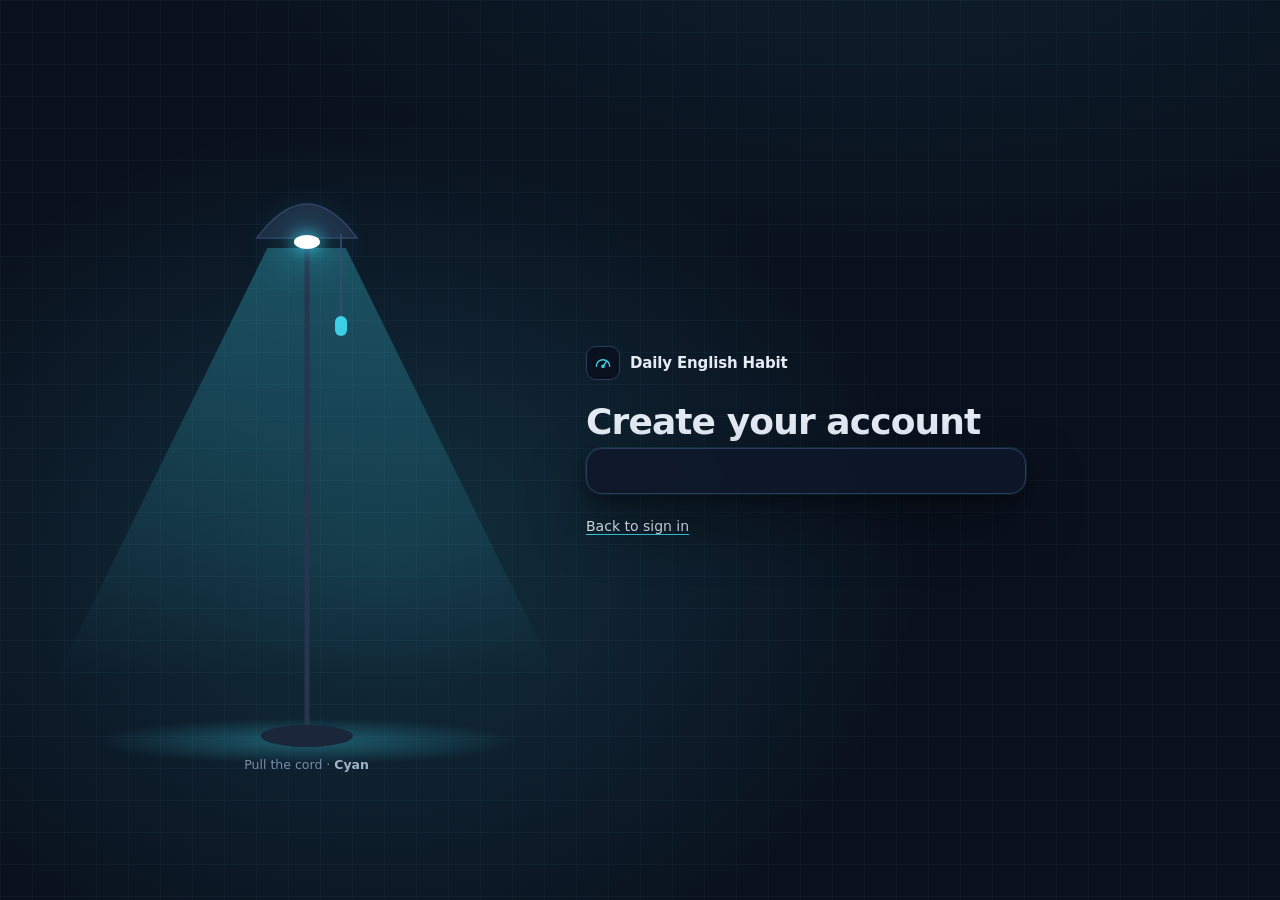
<file: static/account.html>
<!doctype html>
<html lang="en">
<head>
<meta charset="utf-8">
<meta name="viewport" content="width=device-width, initial-scale=1, viewport-fit=cover">
<meta name="referrer" content="no-referrer">
<title>Account</title>
<link rel="icon" href="data:image/svg+xml,%3Csvg xmlns='http://www.w3.org/2000/svg' viewBox='0 0 32 32'%3E%3Crect width='32' height='32' rx='8' fill='%230a111e'/%3E%3Cpath d='M7 20a9 9 0 0 1 18 0' fill='none' stroke='%233ccfe6' stroke-width='2.6' stroke-linecap='round'/%3E%3Cpath d='M16 20l4.5-6' stroke='%23f3b54a' stroke-width='2.6' stroke-linecap='round'/%3E%3Ccircle cx='16' cy='20' r='2' fill='%23e4ebf5'/%3E%3C/svg%3E">
<link rel="stylesheet" href="/static/theme.css">
</head>
<body class="auth deck-grid" data-lamp="cyan">
<div class="room">
  <div class="stage" id="stage"></div>
<main class="panel">
  <div class="brandline">
    <span class="mark"><svg class="ico" viewBox="0 0 24 24"><path d="M4 16a8 8 0 0 1 16 0"/><path d="M12 16l4-5.5"/><circle cx="12" cy="16" r="1.4"/></svg></span>
    <b>Daily English Habit</b>
  </div>
  <h1 id="titulo">Create your account</h1>
  <p class="lede" id="subtitulo"></p>

  <div class="sheet">
    <!-- 1. Sign-up: only the email. The password is chosen after confirming it. -->
    <form id="fSignup" hidden>
      <div class="campo">
        <label for="sEmail">Email</label>
        <input id="sEmail" type="email" autocomplete="email" required maxlength="254"
               autocapitalize="none" spellcheck="false">
        <div class="ayuda">We'll send you a link to confirm it. Then you choose your username and password.</div>
      </div>
      <button class="principal" type="submit">Send me the link</button>
    </form>

    <!-- 2. From the email link: choose username, name and password. -->
    <form id="fCreate" hidden>
      <div class="campo">
        <label>Email</label>
        <div id="cEmail" class="valor"></div>
      </div>
      <div class="campo">
        <label for="cUser">Username</label>
        <input id="cUser" autocomplete="username" required minlength="3" maxlength="32"
               autocapitalize="none" spellcheck="false" pattern="[A-Za-z0-9._\-]+">
        <div class="ayuda">Letters, numbers, dot, dash and underscore. You'll use it to sign in.</div>
      </div>
      <div class="campo">
        <label for="cName">Your name <span style="font-weight:400">(optional)</span></label>
        <input id="cName" autocomplete="name" maxlength="60">
      </div>
      <div class="campo">
        <label for="cPass">Password</label>
        <input id="cPass" type="password" autocomplete="new-password" required minlength="10" maxlength="256">
        <div class="ayuda">At least 10 characters.</div>
      </div>
      <button class="principal" type="submit">Create my account</button>
    </form>

    <!-- 3. Forgot password: only the email. -->
    <form id="fForgot" hidden>
      <div class="campo">
        <label for="oEmail">Email</label>
        <input id="oEmail" type="email" autocomplete="email" required maxlength="254"
               autocapitalize="none" spellcheck="false">
        <div class="ayuda">If it has an account, we'll email you a link to set a new password.</div>
      </div>
      <button class="principal" type="submit">Send me the link</button>
    </form>

    <!-- 4. From the email link: new password. -->
    <form id="fReset" hidden>
      <div class="campo">
        <label>Account</label>
        <div id="rEmail" class="valor"></div>
        <div class="ayuda" id="rUser"></div>
      </div>
      <!-- para que el gestor de contraseñas guarde la nueva con su usuario -->
      <input id="rUserField" type="text" autocomplete="username" hidden readonly>
      <div class="campo">
        <label for="rPass">New password</label>
        <input id="rPass" type="password" autocomplete="new-password" required minlength="10" maxlength="256">
        <div class="ayuda">At least 10 characters. Your other sessions will be closed.</div>
      </div>
      <button class="principal" type="submit">Save new password</button>
    </form>

    <div class="aviso" id="aviso" role="status" aria-live="polite"></div>
  </div>

  <p class="pie"><a href="/entrar">Back to sign in</a></p>
</main>
</div>
<script src="/static/lamp.js"></script>

<script>
const $ = s => document.querySelector(s);
const aviso = $("#aviso");
function decir(texto, tipo){ aviso.textContent = texto; aviso.className = "aviso " + tipo; }

// The token travels in the URL fragment (#t=...), which is never sent to the
// server. Read it once and wipe it from the address bar and the history.
const token = new URLSearchParams(location.hash.slice(1)).get("t") || "";
if (location.hash) history.replaceState(null, "", location.pathname);

async function post(url, cuerpo, boton){
  if (boton) boton.disabled = true;
  try{
    const r = await fetch(url, {method:"POST", headers:{"Content-Type":"application/json"},
                                body: JSON.stringify(cuerpo), credentials:"same-origin"});
    const d = await r.json().catch(() => ({}));
    if (!r.ok) throw new Error(typeof d.detail === "string" ? d.detail : "Something went wrong. Please try again.");
    return d;
  } catch(e){
    if (e instanceof TypeError) throw new Error("Can't reach the server. Check your connection and try again.");
    throw e;
  } finally { if (boton) boton.disabled = false; }
}

function mostrar(id, titulo, sub){
  $("#" + id).hidden = false;
  $("#titulo").textContent = titulo;
  $("#subtitulo").textContent = sub || "";
  document.title = titulo;
}

function caducado(texto, proposito){
  $("#subtitulo").textContent = "";
  aviso.className = "aviso error";
  aviso.textContent = texto + " ";
  const a = document.createElement("a");
  a.href = proposito === "reset" ? "/forgot-password" : "/signup";
  a.textContent = "Request a new link";
  aviso.appendChild(a);
}

async function comprobarEnlace(proposito, destino, form){
  if (!token){ caducado("This link is incomplete. Open it again from your email, or", proposito); return false; }
  try{
    const d = await post("/api/auth/link", {token, purpose: proposito});
    if (!d.valid){ caducado("This link has expired or was already used.", proposito); return false; }
    $(destino).textContent = d.email;
    if (d.username){
      $("#rUser").textContent = "Username: " + d.username;
      $("#rUserField").value = d.username;
    }
    $(form).hidden = false;
    return true;
  }catch(e){ decir(e.message, "error"); return false; }
}

// Un enlace nuevo abierto en una pestaña que ya estaba aquí solo cambia el #t=:
// se recarga para leerlo.
window.addEventListener("hashchange", () => location.reload());

const ruta = location.pathname;
if (ruta === "/signup"){
  mostrar("fSignup", "Create your account", "Read, learn vocabulary and practice writing.");
  $("#fSignup").onsubmit = async e => {
    e.preventDefault();
    try{
      const d = await post("/api/auth/register", {email: $("#sEmail").value.trim()}, e.submitter);
      $("#fSignup").hidden = true;
      decir(d.message, "ok");
    }catch(err){ decir(err.message, "error"); }
  };
} else if (ruta === "/create-account"){
  mostrar("fCreate", "Choose your username", "Last step: your email is confirmed.");
  $("#fCreate").hidden = true;
  comprobarEnlace("signup", "#cEmail", "#fCreate");
  $("#fCreate").onsubmit = async e => {
    e.preventDefault();
    try{
      const d = await post("/api/auth/register/complete", {
        token, username: $("#cUser").value.trim(), nombre: $("#cName").value.trim(),
        password: $("#cPass").value}, e.submitter);
      location.href = d.necesita_key ? "/bienvenida" : "/";
    }catch(err){ decir(err.message, "error"); }
  };
} else if (ruta === "/forgot-password"){
  mostrar("fForgot", "Forgot your password?", "");
  $("#fForgot").onsubmit = async e => {
    e.preventDefault();
    try{
      const d = await post("/api/auth/password/forgot", {email: $("#oEmail").value.trim()}, e.submitter);
      $("#fForgot").hidden = true;
      decir(d.message, "ok");
    }catch(err){ decir(err.message, "error"); }
  };
} else if (ruta === "/reset-password"){
  mostrar("fReset", "Set a new password", "");
  $("#fReset").hidden = true;
  comprobarEnlace("reset", "#rEmail", "#fReset");
  $("#fReset").onsubmit = async e => {
    e.preventDefault();
    try{
      await post("/api/auth/password/reset", {token, password: $("#rPass").value}, e.submitter);
      location.href = "/";
    }catch(err){ decir(err.message, "error"); }
  };
}
</script>
</body>
</html>
</file>
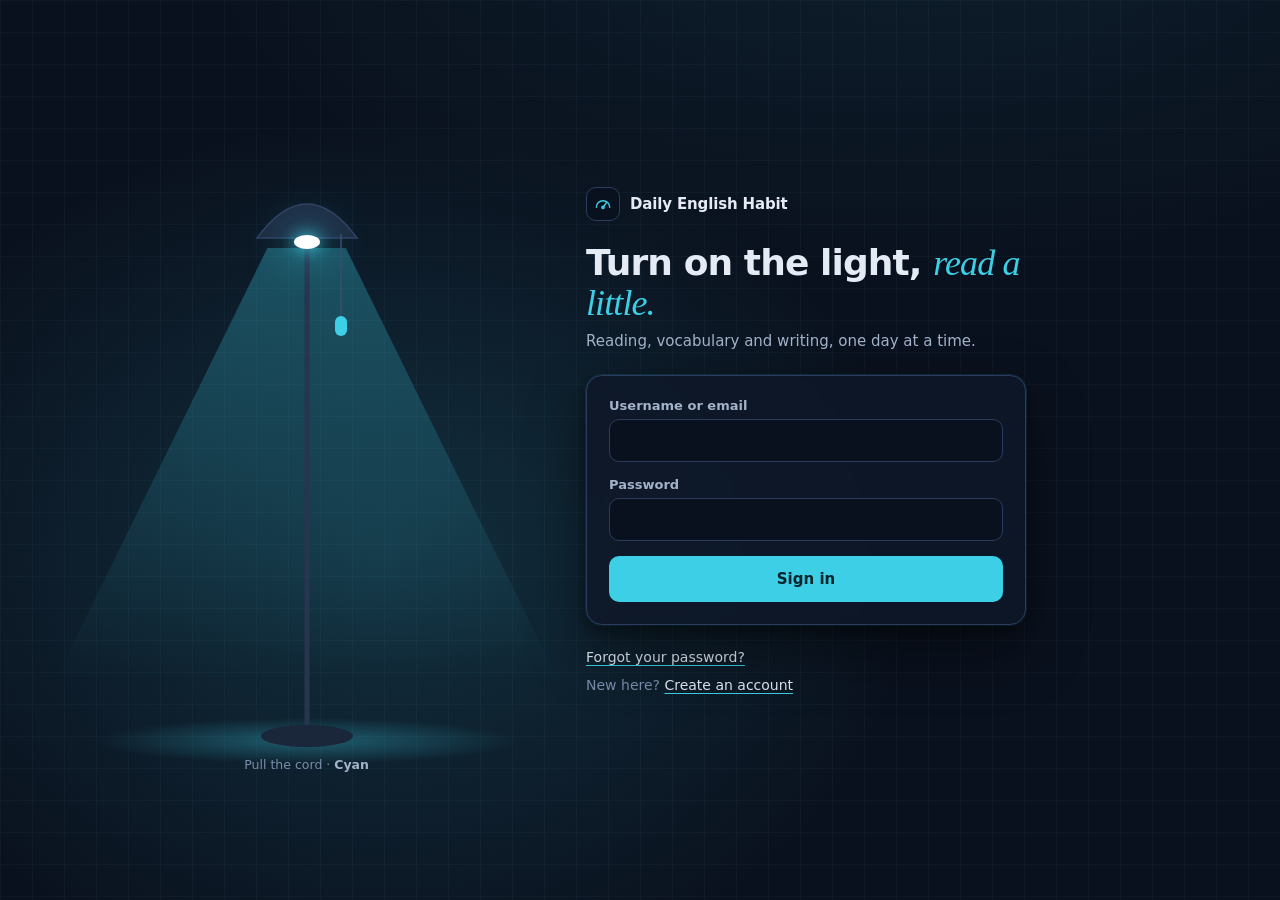
<file: static/login.html>
<!doctype html>
<html lang="en">
<head>
<meta charset="utf-8">
<meta name="viewport" content="width=device-width, initial-scale=1, viewport-fit=cover">
<title>Sign in · Daily English Habit</title>
<link rel="icon" href="data:image/svg+xml,%3Csvg xmlns='http://www.w3.org/2000/svg' viewBox='0 0 32 32'%3E%3Crect width='32' height='32' rx='8' fill='%230a111e'/%3E%3Cpath d='M7 20a9 9 0 0 1 18 0' fill='none' stroke='%233ccfe6' stroke-width='2.6' stroke-linecap='round'/%3E%3Cpath d='M16 20l4.5-6' stroke='%23f3b54a' stroke-width='2.6' stroke-linecap='round'/%3E%3Ccircle cx='16' cy='20' r='2' fill='%23e4ebf5'/%3E%3C/svg%3E">
<link rel="stylesheet" href="/static/theme.css">
</head>
<body class="auth deck-grid" data-lamp="cyan">
<div class="room">
  <div class="stage" id="stage"></div>

  <main class="panel">
    <div class="brandline">
      <span class="mark"><svg class="ico" viewBox="0 0 24 24"><path d="M4 16a8 8 0 0 1 16 0"/><path d="M12 16l4-5.5"/><circle cx="12" cy="16" r="1.4"/></svg></span>
      <b>Daily English Habit</b>
    </div>
    <h1>Turn on the light, <em>read a little.</em></h1>
    <p class="lede">Reading, vocabulary and writing, one day at a time.</p>

    <div class="sheet">
      <form id="formEntrar">
        <div class="campo">
          <label for="login">Username or email</label>
          <input id="login" name="login" autocomplete="username" required
                 autocapitalize="none" spellcheck="false">
        </div>
        <div class="campo">
          <label for="clave">Password</label>
          <input id="clave" type="password" autocomplete="current-password" required>
        </div>
        <button class="principal" type="submit">Sign in</button>
      </form>
      <div class="aviso" id="aviso" role="status" aria-live="polite"></div>
    </div>

    <p class="pie">
      <a href="/forgot-password">Forgot your password?</a><br>
      New here? <a href="/signup">Create an account</a>
    </p>
  </main>
</div>

<script src="/static/lamp.js"></script>
<script>
const $ = s => document.querySelector(s);
const aviso = $("#aviso");

function decir(texto, tipo){
  aviso.textContent = texto;
  aviso.className = "aviso " + tipo;
}

async function enviar(url, cuerpo, boton){
  boton.disabled = true;
  try{
    const r = await fetch(url, {
      method: "POST",
      headers: {"Content-Type": "application/json"},
      body: JSON.stringify(cuerpo),
    });
    const datos = await r.json().catch(() => ({}));
    if(!r.ok) throw new Error(typeof datos.detail === "string" ? datos.detail : "Something went wrong. Please try again.");
    return datos;
  } catch(e){
    if (e instanceof TypeError) throw new Error("Can't reach the server. Check your connection and try again.");
    throw e;
  } finally {
    boton.disabled = false;
  }
}

$("#formEntrar").onsubmit = async e => {
  e.preventDefault();
  try{
    const d = await enviar("/api/auth/login",
      {login: $("#login").value.trim(), password: $("#clave").value},
      e.submitter);
    // no Gemini key yet: explain how to get one before entering
    location.href = d.necesita_key ? "/bienvenida" : "/";
  }catch(err){ decir(err.message, "error"); }
};
</script>
</body>
</html>
</file>
<file: static/theme.css>
/* Daily English Habit — night mission-control theme.
   Shared by every page. Colors live only here, as tokens; pages use var(--…).
   Two reading surfaces: "night" (default) and "paper" (body.paper-mode), which
   only changes the book page, never the cockpit around it. */

:root{
  color-scheme: dark;
  /* ink-blue cockpit */
  --bg:#0a111e;           /* deck behind everything */
  --s1:#0f1829;           /* panels */
  --s2:#142036;           /* raised / hover */
  --s3:#1a2843;           /* pressed / selected */
  --line:#1f2d48;         /* hairlines */
  --line-2:#2b3c5e;       /* control borders */
  --ink:#e4ebf5;          /* primary text  (15:1 on --bg) */
  --ink-2:#a3b3ca;        /* secondary     (8:1)  */
  --ink-3:#7a8ead;        /* tertiary      (5:1 on --s1) */
  /* signal colors */
  --cyan:#3ccfe6;         /* the one accent: active state, primary action */
  --cyan-ink:#7fe3f3;     /* cyan as text on dark */
  --cyan-deep:#05242c;    /* text on a cyan fill */
  --cyan-wash:rgba(60,207,230,.11);
  --cyan-line:rgba(60,207,230,.38);
  --amber:#f3b54a;        /* the streak: warm signal, only for the habit */
  --amber-ink:#ffcf7a;
  --amber-wash:rgba(243,181,74,.12);
  --ok:#4fd49a;  --ok-wash:rgba(79,212,154,.12);
  --bad:#ff7a72; --bad-wash:rgba(255,122,114,.12);
  --blue:#8fb2ff; --blue-wash:rgba(143,178,255,.13);
  /* reading page (night) */
  --page:#0d1626; --page-ink:#d5dfec; --page-line:#1d2a44;
  --page-hover:rgba(60,207,230,.09); --page-cur:rgba(60,207,230,.16); --page-cur-ink:#f2f8ff;
  --page-word:#ffe08a; --page-word-ink:#1c1606;
  /* type */
  --ui:-apple-system,BlinkMacSystemFont,"SF Pro Text","Segoe UI",system-ui,Roboto,sans-serif;
  --num:ui-monospace,"SF Mono",SFMono-Regular,Menlo,Consolas,monospace;
  --book:"Iowan Old Style","Palatino Linotype",Palatino,"Book Antiqua",Georgia,serif;
  /* shape and depth */
  --r-sm:8px; --r:12px; --r-lg:16px;
  --shadow:0 2px 6px rgba(0,0,0,.28),0 14px 34px rgba(0,0,0,.30);
  --shadow-pop:0 6px 16px rgba(0,0,0,.36),0 26px 60px rgba(0,0,0,.42);
  --ease:cubic-bezier(.16,1,.3,1);
}

/* paper mode: the book page becomes paper; the cockpit stays dark */
body.paper-mode{
  --page:#f1efe9; --page-ink:#2a2a2c; --page-line:#dedad0;
  --page-hover:rgba(10,17,30,.06); --page-cur:rgba(23,128,150,.16); --page-cur-ink:#0d1626;
  --page-word:#ffd76b; --page-word-ink:#1c1606;
}

*{box-sizing:border-box}
body{background:var(--bg);color:var(--ink);font-family:var(--ui);
  -webkit-font-smoothing:antialiased;font-variant-numeric:tabular-nums}
::selection{background:rgba(60,207,230,.32);color:#fff}

/* the deck: a faint plotting grid, like the screen of an instrument */
.deck-grid{
  background-color:var(--bg);
  background-image:
    radial-gradient(1200px 600px at 70% -10%,rgba(60,207,230,.07),transparent 60%),
    linear-gradient(rgba(127,227,243,.035) 1px,transparent 1px),
    linear-gradient(90deg,rgba(127,227,243,.035) 1px,transparent 1px);
  background-size:auto,32px 32px,32px 32px;
}

/* focus: always visible for keyboard users */
:focus-visible{outline:2px solid var(--cyan);outline-offset:2px;border-radius:4px}
input:focus-visible,select:focus-visible,textarea:focus-visible{outline-offset:1px}

/* numbers that are measurements */
.num{font-family:var(--num);font-variant-numeric:tabular-nums;letter-spacing:-.01em}

/* svg icons drawn from the sprite */
.ico{width:18px;height:18px;flex:0 0 auto;stroke:currentColor;fill:none;stroke-width:1.7;
  stroke-linecap:round;stroke-linejoin:round;vertical-align:-3px}
.ico.sm{width:15px;height:15px;vertical-align:-2px}

/* in-page dialog that replaces prompt / alert / confirm */
.dlg-back{position:fixed;inset:0;z-index:300;display:grid;place-items:center;padding:16px;
  background:rgba(3,7,14,.62);backdrop-filter:blur(3px);-webkit-backdrop-filter:blur(3px);
  animation:dlgFade .18s var(--ease)}
.dlg{width:min(440px,100%);background:var(--s1);border:1px solid var(--line-2);border-radius:var(--r-lg);
  box-shadow:var(--shadow-pop);padding:20px;animation:dlgRise .26s var(--ease)}
.dlg h2{margin:0 0 8px;font-size:17px;font-weight:650;letter-spacing:-.01em}
.dlg p{margin:0 0 14px;color:var(--ink-2);font-size:14.5px;line-height:1.55;white-space:pre-line}
.dlg input{width:100%;font:inherit;font-size:16px;padding:11px 12px;border-radius:var(--r-sm);
  border:1px solid var(--line-2);background:var(--bg);color:var(--ink);margin-bottom:14px}
.dlg .acts{display:flex;gap:8px;justify-content:flex-end;flex-wrap:wrap}
@keyframes dlgFade{from{opacity:0}}
@keyframes dlgRise{from{opacity:0;transform:translateY(10px) scale(.98)}}

@media (prefers-reduced-motion:reduce){
  *,*::before,*::after{animation-duration:.01ms!important;animation-iteration-count:1!important;
    transition-duration:.01ms!important;scroll-behavior:auto!important}
}

/* ======================================================================
   Sign-in pages: the lamp scene.
   Pull the cord and the light changes the whole room: cyan, warm, violet,
   or lights out. The form takes its accent from the lamp (--lamp).
   ====================================================================== */
body.auth{margin:0;min-height:100vh;min-height:100dvh;overflow-x:hidden;
  --lamp:#3ccfe6; --lamp-ink:#05242c; --lamp-soft:rgba(60,207,230,.16); --lamp-glow:rgba(60,207,230,.34)}
body.auth[data-lamp="warm"]{--lamp:#ffc45e;--lamp-ink:#2a1a00;--lamp-soft:rgba(255,196,94,.16);--lamp-glow:rgba(255,196,94,.36)}
body.auth[data-lamp="violet"]{--lamp:#b48cff;--lamp-ink:#1b0b38;--lamp-soft:rgba(180,140,255,.17);--lamp-glow:rgba(180,140,255,.36)}
body.auth[data-lamp="off"]{--lamp:#a3b3ca;--lamp-ink:#0a111e;--lamp-soft:rgba(163,179,202,.08);--lamp-glow:transparent}
.room{position:relative;min-height:100vh;min-height:100dvh;display:grid;grid-template-columns:minmax(0,1fr) minmax(0,440px) minmax(0,.35fr);
  align-items:center;padding:24px clamp(16px,4vw,56px);gap:24px;isolation:isolate}
.room::before{content:"";position:absolute;inset:0;z-index:-1;pointer-events:none;
  background:radial-gradient(60% 70% at 30% 62%,var(--lamp-soft),transparent 70%);transition:background .8s var(--ease)}
.stage{position:relative;height:min(78vh,640px);min-height:380px}
.big-lamp{position:absolute;left:50%;top:0;transform:translateX(-50%);width:240px;height:100%;border:0;background:none;padding:0;
  cursor:pointer;-webkit-tap-highlight-color:transparent}
.big-lamp svg{width:100%;height:100%;overflow:visible}
.big-lamp .pole{stroke:#27354f;stroke-width:5;stroke-linecap:round}
.big-lamp .base{fill:#1a2639}
.big-lamp .shade{fill:#1d2a40;stroke:#2f4064;stroke-width:1.5}
.big-lamp .bulb{fill:#2a3650;transition:fill .5s,filter .5s}
body.auth:not([data-lamp="off"]) .big-lamp .bulb{fill:#fff;filter:drop-shadow(0 0 8px var(--lamp)) drop-shadow(0 0 22px var(--lamp))}
.big-lamp .cord{stroke:#3a4c70;stroke-width:1.6}
.big-lamp .knob{fill:var(--lamp);transition:fill .5s}
.big-lamp .pull{transform-box:fill-box}
.big-lamp.pulled .pull{animation:bigPull .8s cubic-bezier(.3,1.7,.45,1)}
.big-lamp:focus-visible{outline:none}
.big-lamp:focus-visible .knob{stroke:#fff;stroke-width:2}
.cone{position:absolute;left:50%;top:118px;width:560px;height:calc(100% - 150px);transform:translateX(-50%);pointer-events:none;
  background:linear-gradient(180deg,var(--lamp-glow),transparent 88%);
  clip-path:polygon(43% 0,57% 0,100% 100%,0 100%);opacity:.9;transition:opacity .6s var(--ease),background .8s var(--ease)}
body.auth[data-lamp="off"] .cone{opacity:0}
.floor{position:absolute;left:50%;bottom:6px;width:420px;height:46px;transform:translateX(-50%);border-radius:50%;pointer-events:none;
  background:radial-gradient(closest-side,var(--lamp-glow),transparent);transition:background .8s}
.fly{position:absolute;width:4px;height:4px;border-radius:50%;background:var(--lamp);box-shadow:0 0 8px var(--lamp);opacity:0;
  animation:fly 7s ease-in-out infinite;pointer-events:none}
body.auth[data-lamp="off"] .fly{display:none}
.fly:nth-child(1){left:38%;top:55%;animation-delay:0s}.fly:nth-child(2){left:60%;top:48%;animation-delay:1.4s}
.fly:nth-child(3){left:47%;top:70%;animation-delay:2.6s}.fly:nth-child(4){left:66%;top:64%;animation-delay:3.8s}
.fly:nth-child(5){left:33%;top:76%;animation-delay:5s}
@keyframes fly{0%{opacity:0;transform:translate(0,0)}20%{opacity:.9}60%{opacity:.6;transform:translate(14px,-40px)}100%{opacity:0;transform:translate(-6px,-80px)}}
@keyframes bigPull{0%{transform:translateY(0)}30%{transform:translateY(22px)}100%{transform:translateY(0)}}
.lamp-hint{position:absolute;left:50%;bottom:-2px;transform:translateX(-50%);font-size:12.5px;color:var(--ink-3);white-space:nowrap}
.lamp-hint b{color:var(--ink-2);font-weight:600}

.panel{width:100%;max-width:440px;justify-self:center}
.brandline{display:flex;align-items:center;gap:10px;margin-bottom:22px}
.brandline .mark{width:34px;height:34px;border-radius:10px;display:grid;place-items:center;background:var(--bg);border:1px solid var(--line-2);color:var(--lamp);transition:color .6s}
.brandline .mark svg{width:20px;height:20px}
.brandline b{font-size:15px;font-weight:650;letter-spacing:-.01em}
.panel h1{margin:0 0 6px;font-size:clamp(28px,3.4vw,36px);line-height:1.12;letter-spacing:-.025em;font-weight:650}
.panel h1 em{font-family:var(--book);font-style:italic;font-weight:500;color:var(--lamp);transition:color .6s}
.panel .lede{margin:0 0 22px;color:var(--ink-2);font-size:15px;line-height:1.55}
.panel .lede:empty{display:none}
.sheet{background:rgba(15,24,41,.86);border:1px solid var(--line-2);border-radius:var(--r-lg);padding:22px;
  box-shadow:var(--shadow-pop),0 0 0 1px var(--lamp-soft);backdrop-filter:blur(8px);-webkit-backdrop-filter:blur(8px);transition:box-shadow .6s}
.sheet label{display:block;font-size:13px;color:var(--ink-2);margin:0 0 6px;font-weight:600}
.sheet input{width:100%;padding:11px 12px;border:1px solid var(--line-2);border-radius:10px;font:inherit;font-size:16px;background:var(--bg);color:var(--ink)}
.sheet input:focus{outline:none;border-color:var(--lamp);box-shadow:0 0 0 3px var(--lamp-soft)}
.sheet .campo{margin-bottom:15px}
.sheet .ayuda{font-size:12.5px;color:var(--ink-3);margin-top:6px;line-height:1.45}
.sheet .valor{font-weight:600;color:var(--ink)}
button.principal{width:100%;min-height:46px;padding:11px;border:0;border-radius:10px;background:var(--lamp);color:var(--lamp-ink);
  font:inherit;font-weight:650;font-size:15px;cursor:pointer;transition:background .6s,color .6s,transform .1s,filter .15s}
button.principal:hover{filter:brightness(1.08)}
button.principal:active{transform:translateY(1px)}
button.principal:disabled{opacity:.55;cursor:default}
.aviso{margin-top:14px;padding:10px 12px;border-radius:10px;font-size:14px;display:none;line-height:1.5}
.aviso.error{background:var(--bad-wash);border:1px solid rgba(255,122,114,.4);color:#ffc1bc;display:block}
.aviso.ok{background:var(--ok-wash);border:1px solid rgba(79,212,154,.4);color:#bff3da;display:block}
.aviso a{color:inherit;font-weight:650}
.pie{color:var(--ink-3);font-size:14px;margin-top:18px;line-height:2}
.pie a{color:var(--ink);text-decoration-color:var(--lamp);text-underline-offset:3px}
[hidden]{display:none!important}

@media (max-width:900px){
  .room{grid-template-columns:1fr;align-content:start;padding-top:calc(8px + env(safe-area-inset-top,0px))}
  .stage{height:250px;min-height:0;order:0}
  .big-lamp{width:150px}
  .cone{top:72px;width:340px;height:calc(100% - 80px)}
  .floor{width:260px}
  .lamp-hint{bottom:-4px;font-size:12px}
  .panel{order:1}
}

/* dialog buttons: defined here so every page that loads ui.js gets them */
.dlg-btn{font:inherit;font-size:14px;font-weight:600;min-height:40px;padding:9px 16px;border-radius:10px;cursor:pointer;
  border:1px solid var(--line-2);background:transparent;color:var(--ink)}
.dlg-btn:hover{background:var(--s2)}
.dlg-btn.primary{background:var(--cyan);border-color:var(--cyan);color:var(--cyan-deep)}
.dlg-btn.primary:hover{background:#63dcef}
.dlg-btn.danger{background:var(--bad);border-color:var(--bad);color:#2a0705}
.dlg-btn.danger:hover{filter:brightness(1.08)}

/* lights out: the room goes dark, the controls never look disabled */
body.auth[data-lamp="off"] button.principal{background:var(--ink);color:var(--bg)}
</file>
